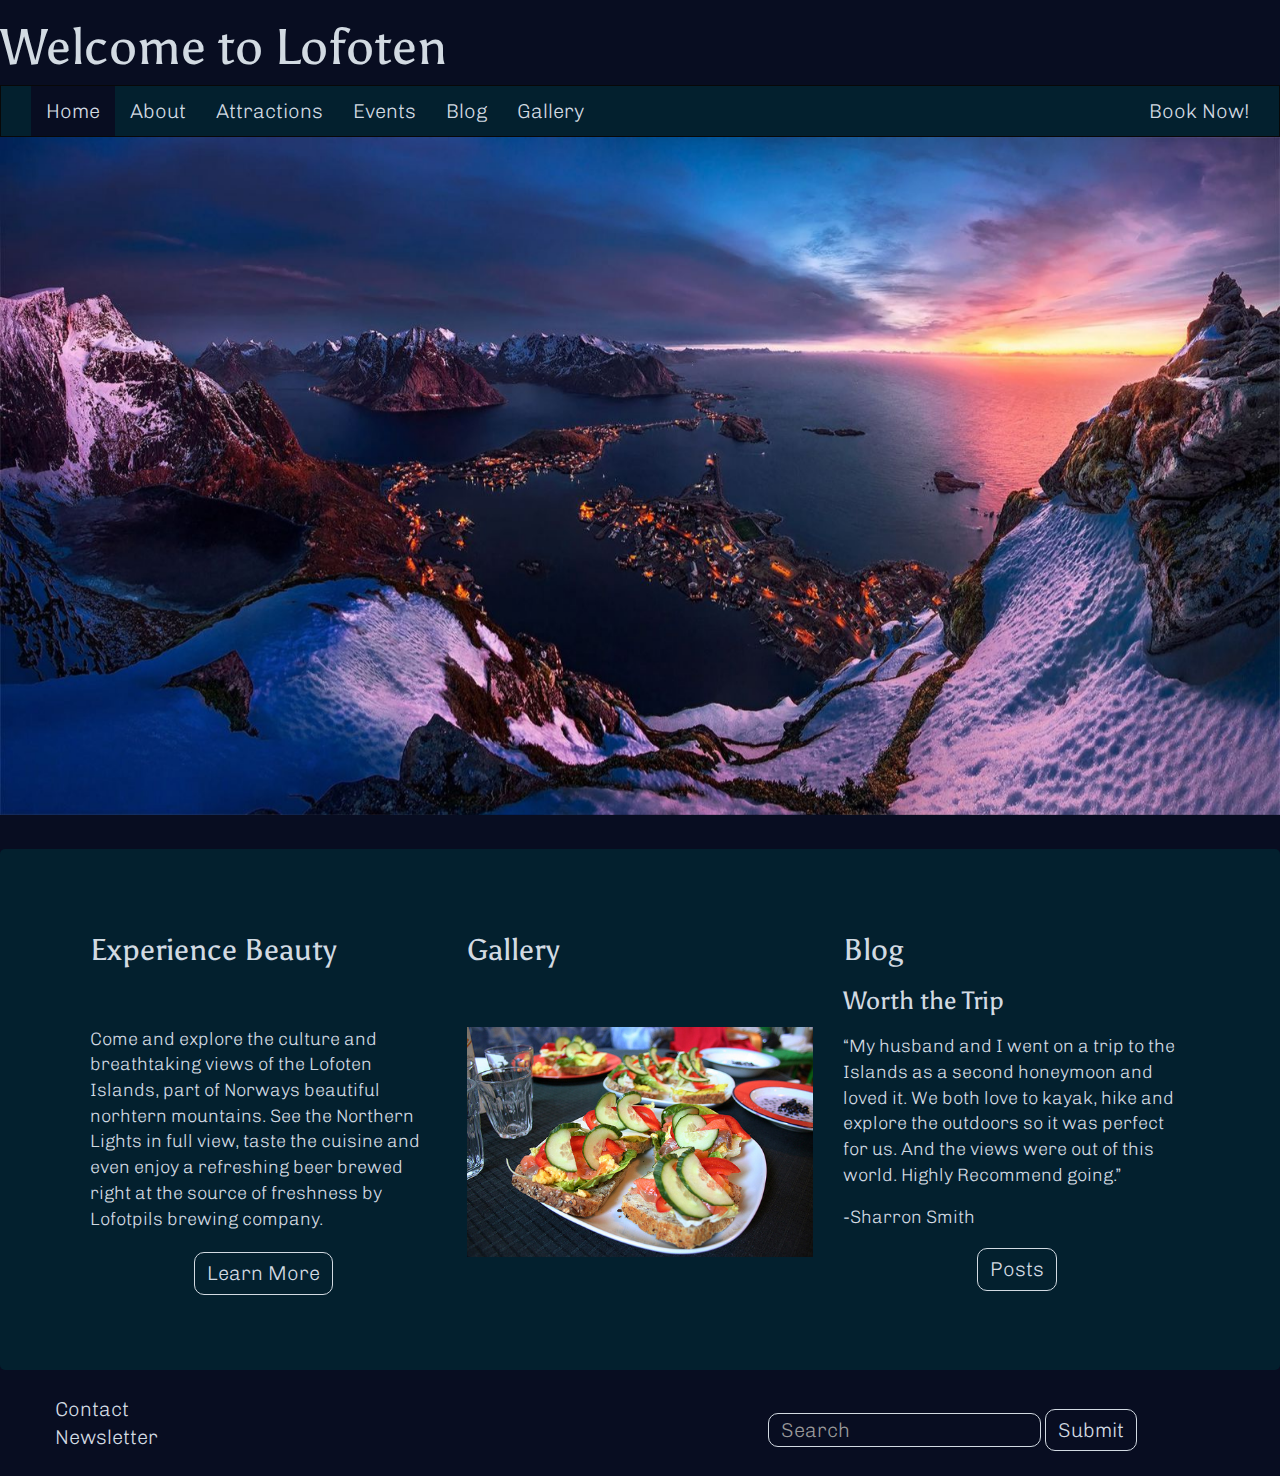
<file: index.html>
<!DOCTYPE html>
<html lang="en">
  <head>
    <meta charset="utf-8">
    <meta http-equiv="X-UA-Compatible" content="IE=edge">
    <meta name="viewport" content="width=device-width, initial-scale=1">
    
    <title>Lofoten, Norway</title>

    <link href="css/bootstrap.css" rel="stylesheet">
    <link href="css/custom.css" rel="stylesheet">
    
    <link href="https://fonts.googleapis.com/css?family=Asul|Chivo:300,400" rel="stylesheet">

    <!--[if lt IE 9]>
      <script src="https://oss.maxcdn.com/html5shiv/3.7.3/html5shiv.min.js"></script>
      <script src="https://oss.maxcdn.com/respond/1.4.2/respond.min.js"></script>
    <![endif]-->

    <!-- DO NOT EDIT ABOVE THIS COMMENT -->

  </head>
  <body>

    <header>
      <div class="headerPic">           
        <h1 class="headerTitle"> Welcome to Lofoten</h1>
      </div>
        <nav class="navbar navbar-inverse">
                <div class="container-fluid">
                  <div class="navbar-header">
                    <button type="button" class="navbar-toggle" data-toggle="collapse" data-target="#myNavbar">
                      <span class="icon-bar"></span>
                      <span class="icon-bar"></span>
                      <span class="icon-bar"></span>                        
                    </button>
                  </div>
                  <div class="collapse navbar-collapse" id="myNavbar">
                    <ul class="nav navbar-nav">
                      <li class="navItemActive"><a href="./index.html">Home</a></li>
                      <li class="navItem"><a href="./about.html">About</a></li>
                      <li class="navItem"><a href="./attraction.html">Attractions</a></li>
                      <li class="navItem"><a href="./event.html">Events</a></li>
                      <li class="navItem"><a href="#">Blog</a></li>
                      <li class="navItem"><a href="./gallery.html">Gallery</a></li>
                    </ul>
                    <ul class="nav navbar-nav navbar-right">
                      <li class="navItem"><a href="https://www.tripadvisor.com/"><span ></span> Book Now!</a></li>
                    </ul>
                  </div>
                </div>
              </nav>
    </header>

    <div id="myCarousel" class="carousel slide" data-ride="carousel">
            <!-- Indicators -->
        
            <!-- Wrapper for slides -->
            <div class="carousel-inner" role="listbox">
              <div class="item active">
                <img src="refrence/home/jumbotronHome.jpg" alt="Image">      
              </div>
            </div>
        
            <!-- Left and right controls -->
        </div>
    
        <div class="container text-center">    
                <div class="row">
                  <div class="col-sm-4">
                        <h4 class="card-title">Experience Beauty</h4>
                        <p class="card-text" style="margin-top:60px;">Come and explore the culture
                          and breathtaking views of the
                          Lofoten Islands, part of Norways
                          beautiful norhtern
                          mountains. See the Northern
                          Lights in full view, taste the
                          cuisine and even enjoy a refreshing
                          beer brewed right at
                          the source of freshness by
                          Lofotpils brewing company.</p>
                        <a href="./about.html" class="btn btn-outline-primary btnStyle" style="margin-top: 10px;">Learn More</a>
                  </div>

                  <div class="col-sm-4">
                    <div class="imageContainer">
                      <h4 class="card-title" style="margin-top: -50px">Gallery</h4>
                      <div style="margin-top: 60px;">
                        <a href="./gallery.html"><img src="refrence/home/galleryLink2.jpg" class="img-responsive" style="width:100%;"alt="Image"></a>
                      </div>    
                    </div> 
                  </div>

                  <div class="col-sm-4 blogInfo">
                        <h4 class="card-title">Blog</h4>
                        <h5 class= "blog-title">Worth the Trip</h5>
                        <p class="card-text">“My husband and I went on a trip
                          to the Islands as a second honeymoon
                          and loved it. We both love to
                          kayak, hike and explore the outdoors
                          so it was perfect for us. And
                          the views were out of this world.
                          Highly Recommend going.”
                        </p>
                        <h6 class="card-text"> -Sharron Smith</h6>
                        <a href="./blog.html" class="btn btn-outline-primary btnStyle" style="margin-top: 10px;">Posts</a>
                  </div>
                </div>
              </div>
    <footer class="container-fluid text-center" style="background-color:#080D21">
              <ul class="footerLinks">
                  <li><a href="contact.html" style="color:#d2dae2">Contact</a></li>
                  <li><a href="news.html" style="color:#d2dae2">Newsletter</a></li>
              </ul>
            
              <form class="form-inline">
                  <div class="form-group">
                      <input type="text" class="form-control" placeholder="Search">
                  </div>
              <a href="#" class="btn btn-outline-primary btnStyle" style="margin-top:17px">Submit</a>
              </form>
    </footer>

   

    <!-- DO NOT EDIT BELOW THIS COMMENT -->
    <script src="https://ajax.googleapis.com/ajax/libs/jquery/1.12.4/jquery.min.js"></script>
    <script src="js/bootstrap.min.js"></script>
  </body>
</html>
</file>
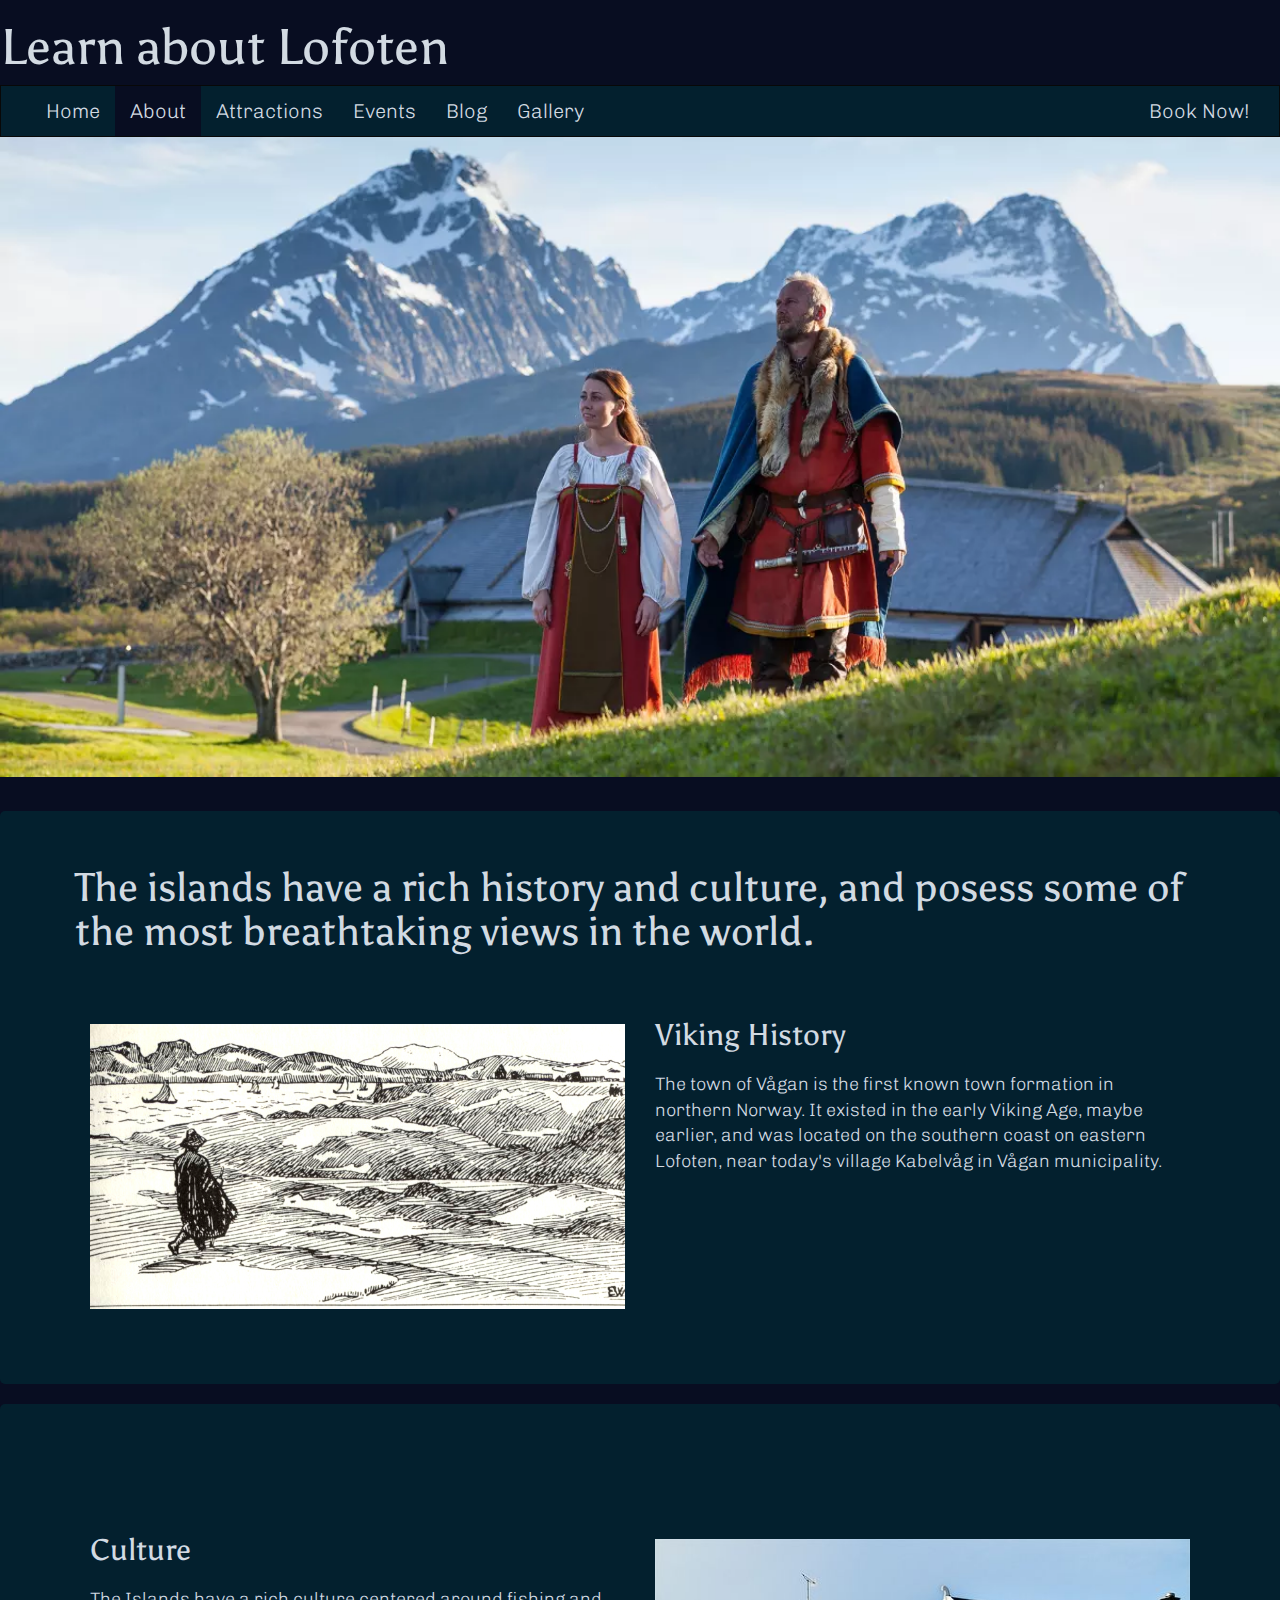
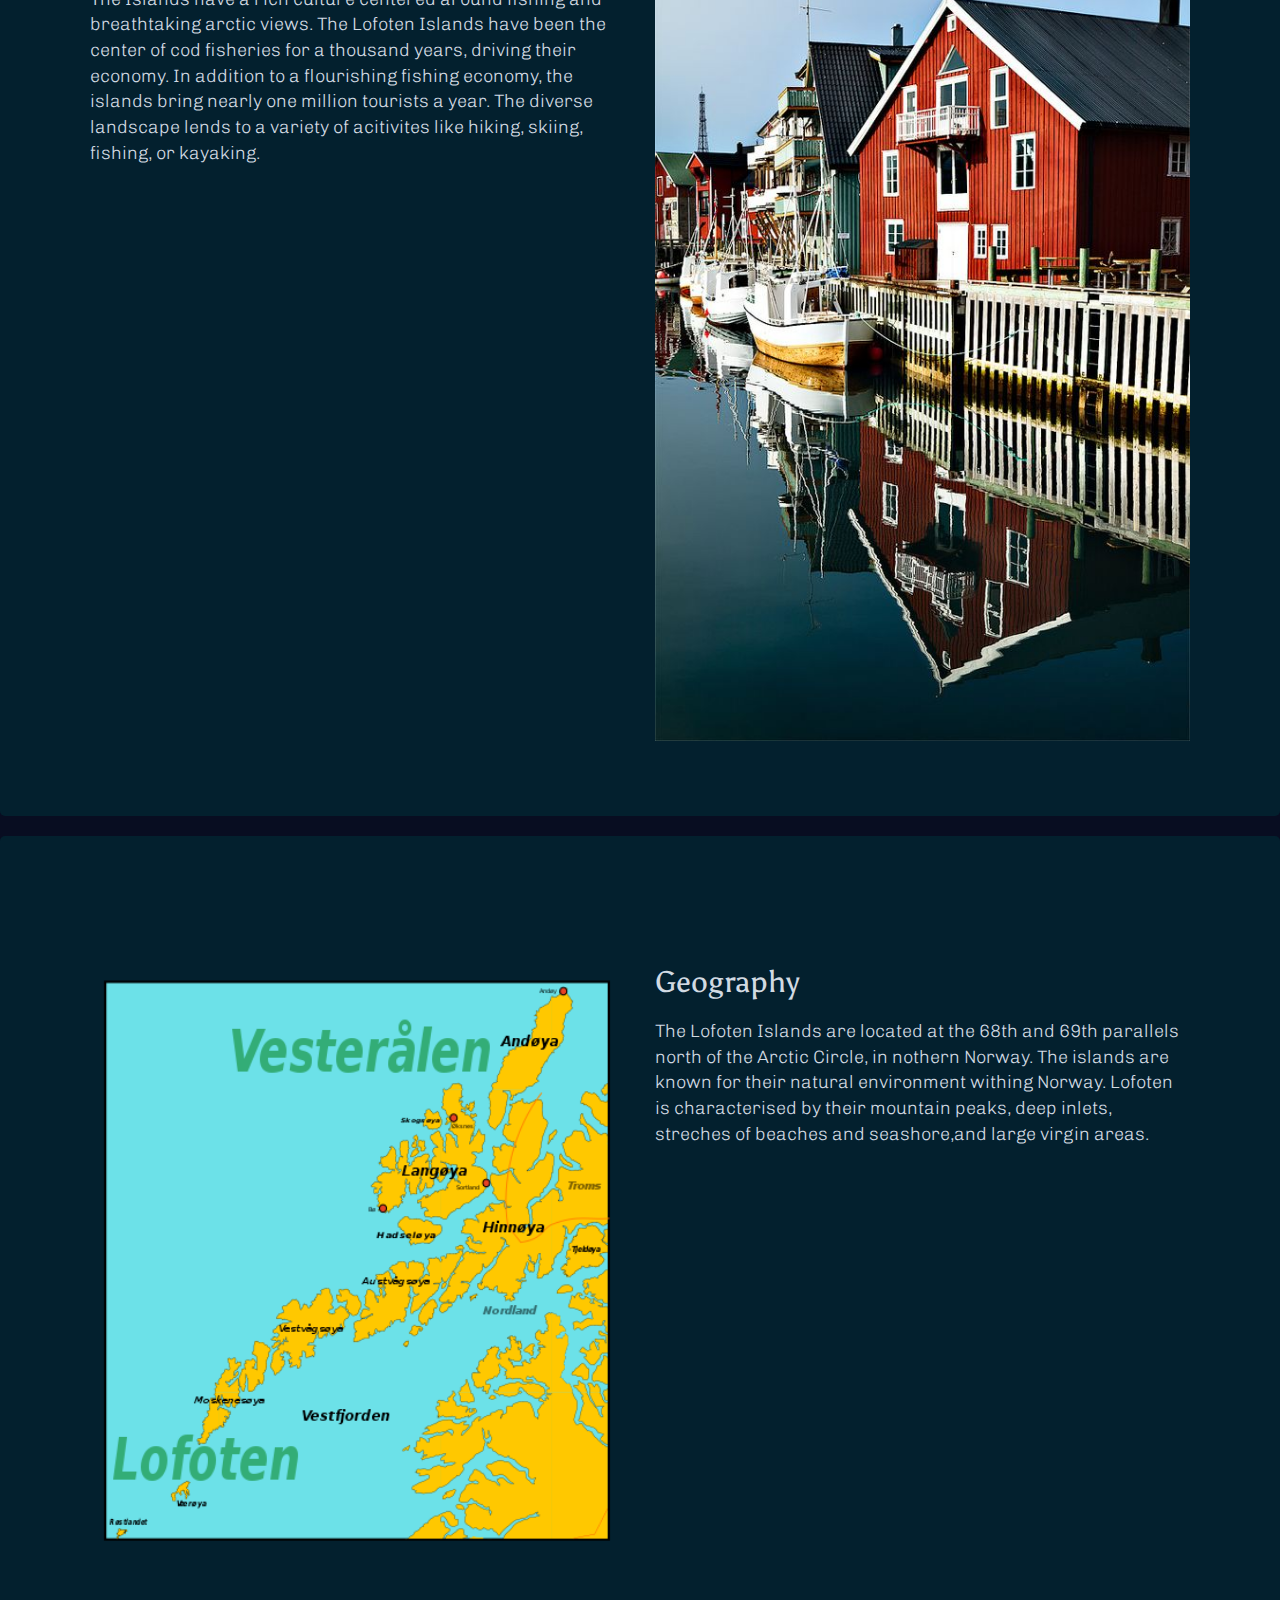
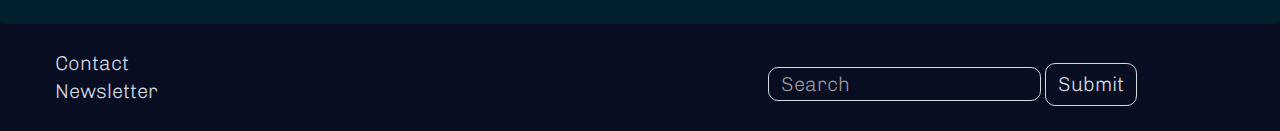
<file: about.html>
<!DOCTYPE html>
<html lang="en">
  <head>
    <meta charset="utf-8">
    <meta http-equiv="X-UA-Compatible" content="IE=edge">
    <meta name="viewport" content="width=device-width, initial-scale=1">
    
    <title>Lofoten, Norway</title>

    <link href="css/bootstrap.css" rel="stylesheet">
    <link href="css/custom.css" rel="stylesheet">
    
    <link href="https://fonts.googleapis.com/css?family=Asul|Chivo:300,400" rel="stylesheet">

    <!--[if lt IE 9]>
      <script src="https://oss.maxcdn.com/html5shiv/3.7.3/html5shiv.min.js"></script>
      <script src="https://oss.maxcdn.com/respond/1.4.2/respond.min.js"></script>
    <![endif]-->

    <!-- DO NOT EDIT ABOVE THIS COMMENT -->

  </head>
  <body>

    <header>
      <div class="headerPic">           
        <h1 class="headerTitle"> Learn about Lofoten</h1>
      </div>
        <nav class="navbar navbar-inverse">
                <div class="container-fluid">
                  <div class="navbar-header">
                    <button type="button" class="navbar-toggle" data-toggle="collapse" data-target="#myNavbar">
                      <span class="icon-bar"></span>
                      <span class="icon-bar"></span>
                      <span class="icon-bar"></span>                        
                    </button>
                  </div>
                  <div class="collapse navbar-collapse" id="myNavbar">
                    <ul class="nav navbar-nav">
                      <li class="navItem"><a href="./index.html">Home</a></li>
                      <li class="navItemActive"><a href="./about.html">About</a></li>
                      <li class="navItem"><a href="./attraction.html">Attractions</a></li>
                      <li class="navItem"><a href="./event.html">Events</a></li>
                      <li class="navItem"><a href="#">Blog</a></li>
                      <li class="navItem"><a href="./gallery.html">Gallery</a></li>
                    </ul>
                    <ul class="nav navbar-nav navbar-right">
                      <li class="navItem"><a href="https://www.tripadvisor.com/"><span ></span> Book Now!</a></li>
                    </ul>
                  </div>
                </div>
              </nav>
    </header>
    <div id="myCarousel" class="carousel slide" data-ride="carousel">
        <!-- Indicators -->
    
        <!-- Wrapper for slides -->
        <div class="carousel-inner" role="listbox">
          <div class="item active">
            <img src="refrence/about/aboutJumbo.jpg" alt="Image">      
          </div>
        </div>
    </div>
    

    <div class="container text-center">    
        <div class="row">
                <h2 class="aboutHeader"> The islands have a rich history and culture, and posess some of the most breathtaking views in the world.
                </h2>
            <div class="col-sm-6">
                        <div class="imageContainer">
                          <div>
                            <a href="./gallery.html"><img src="refrence/about/vikingCult.jpg" class="img-responsive" style="width:100%;"alt="Image"></a>
                          </div>    
                        </div> 
                      </div>
            

          <div class="col-sm-6" style="margin-top: 45px;">
                <h4 class="card-title">Viking History</h4>
                <p class="card-text">The town of Vågan is the first known town formation in northern Norway. It existed in the early Viking Age, maybe earlier, and was located on the southern coast on eastern Lofoten, near today's village Kabelvåg in Vågan municipality.</p>
          </div>
        </div>

        <div class="row">
                <div class="col-sm-6" style="margin-top: 45px;">
                        <h4 class="card-title">Culture</h4>
                        <p class="card-text">The Islands have a rich culture centered around fishing and breathtaking arctic views.
                                            The Lofoten Islands have been the center of cod fisheries for a thousand years, driving their economy. 
                                            In addition to a flourishing fishing economy, the islands bring nearly one million tourists a year.
                                            The diverse landscape lends to a variety of acitivites like hiking, skiing, fishing, or kayaking. 
                                             
                        </p>
                  </div>
        
                  <div class="col-sm-6">
                        <div class="imageContainer">
                          <div>
                            <a href="./gallery.html"><img src="refrence/about/about_culture.jpg" class="img-responsive" style="width:100%;"alt="Image"></a>
                          </div>    
                        </div> 
                      </div>
                </div>
          
          <div class="row">
            <div class="col-sm-6">
                        <div class="imageContainer">
                          <div>
                            <a href="./gallery.html"><img src="refrence/about/geography.png" class="img-responsive" style="width:100%;"alt="Image"></a>
                          </div>    
                        </div> 
                      </div>
            

          <div class="col-sm-6" style="margin-top: 45px;">
                <h4 class="card-title">Geography</h4>
                <p class="card-text"> 
                  The Lofoten Islands are located at the 68th and 69th parallels north of the Arctic Circle, in nothern Norway.
                  The islands are known for their natural environment withing Norway. 
                  Lofoten is characterised by their mountain peaks, deep inlets, streches of beaches and seashore,and large virgin areas.
                </p>
          </div>
        </div>
          </div>
      </div>
      

    
    <footer class="container-fluid text-center" style="background-color:#080D21">
              <ul class="footerLinks">
                  <li><a href="contact.html" style="color:#d2dae2">Contact</a></li>
                  <li><a href="news.html" style="color:#d2dae2">Newsletter</a></li>
              </ul>
            
              <form class="form-inline">
                  <div class="form-group">
                      <input type="text" class="form-control" placeholder="Search">
                  </div>
              <a href="#" class="btn btn-outline-primary btnStyle" style="margin-top:17px">Submit</a>
              </form>
    </footer>

   

    <!-- DO NOT EDIT BELOW THIS COMMENT -->
    <script src="https://ajax.googleapis.com/ajax/libs/jquery/1.12.4/jquery.min.js"></script>
    <script src="js/bootstrap.min.js"></script>
  </body>
</html>
</file>
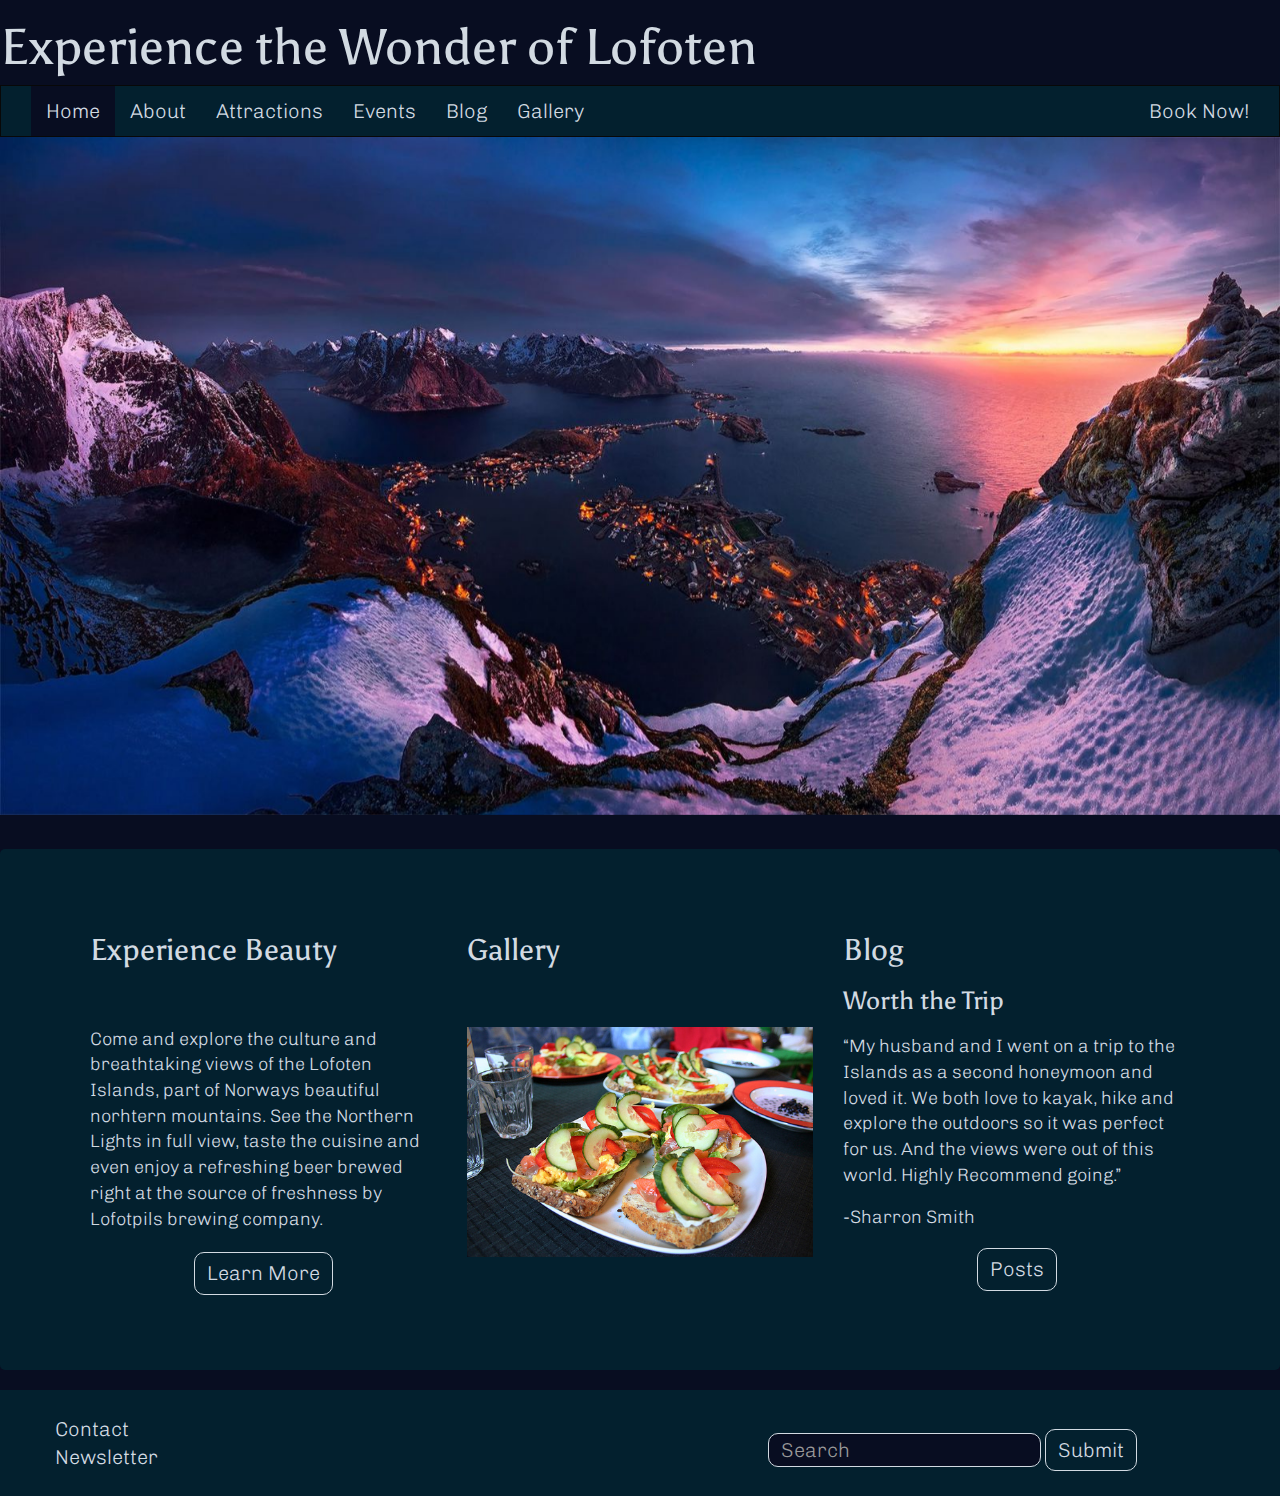
<file: index.1.html>
<!DOCTYPE html>
<html lang="en">
  <head>
    <meta charset="utf-8">
    <meta http-equiv="X-UA-Compatible" content="IE=edge">
    <meta name="viewport" content="width=device-width, initial-scale=1">
    
    <title>Lofoten, Norway</title>

    <link href="css/bootstrap.css" rel="stylesheet">
    <link href="css/custom.css" rel="stylesheet">
    
    <link href="https://fonts.googleapis.com/css?family=Asul|Chivo:300,400" rel="stylesheet">

    <!--[if lt IE 9]>
      <script src="https://oss.maxcdn.com/html5shiv/3.7.3/html5shiv.min.js"></script>
      <script src="https://oss.maxcdn.com/respond/1.4.2/respond.min.js"></script>
    <![endif]-->

    <!-- DO NOT EDIT ABOVE THIS COMMENT -->

  </head>
  <body>

    <header>
      <div class="headerPic">           
        <h1 class="headerTitle"> Experience the Wonder of Lofoten</h1>
      </div>
        <nav class="navbar navbar-inverse">
                <div class="container-fluid">
                  <div class="navbar-header">
                    <button type="button" class="navbar-toggle" data-toggle="collapse" data-target="#myNavbar">
                      <span class="icon-bar"></span>
                      <span class="icon-bar"></span>
                      <span class="icon-bar"></span>                        
                    </button>
                  </div>
                  <div class="collapse navbar-collapse" id="myNavbar">
                    <ul class="nav navbar-nav">
                      <li class="navItemActive"><a href="./index.html">Home</a></li>
                      <li class="navItem"><a href="./about.html">About</a></li>
                      <li class="navItem"><a href="./attraction.html">Attractions</a></li>
                      <li class="navItem"><a href="./event.html">Events</a></li>
                      <li class="navItem"><a href="#">Blog</a></li>
                      <li class="navItem"><a href="./gallery.html">Gallery</a></li>
                    </ul>
                    <ul class="nav navbar-nav navbar-right">
                      <li class="navItem"><a href="https://www.tripadvisor.com/"><span ></span> Book Now!</a></li>
                    </ul>
                  </div>
                </div>
              </nav>
    </header>

    <div id="myCarousel" class="carousel slide" data-ride="carousel">
            <!-- Indicators -->
        
            <!-- Wrapper for slides -->
            <div class="carousel-inner" role="listbox">
              <div class="item active">
                <img src="refrence/home/jumbotronHome.jpg" alt="Image">      
              </div>
            </div>
        
            <!-- Left and right controls -->
        </div>
    
        <div class="container text-center">    
                <div class="row">
                  <div class="col-sm-4">
                        <h4 class="card-title">Experience Beauty</h4>
                        <p class="card-text" style="margin-top:60px;">Come and explore the culture
                          and breathtaking views of the
                          Lofoten Islands, part of Norways
                          beautiful norhtern
                          mountains. See the Northern
                          Lights in full view, taste the
                          cuisine and even enjoy a refreshing
                          beer brewed right at
                          the source of freshness by
                          Lofotpils brewing company.</p>
                        <a href="./about.html" class="btn btn-outline-primary btnStyle" style="margin-top: 10px;">Learn More</a>
                  </div>

                  <div class="col-sm-4">
                    <div class="imageContainer">
                      <h4 class="card-title" style="margin-top: -50px">Gallery</h4>
                      <div style="margin-top: 60px;">
                        <a href="./gallery.html"><img src="refrence/home/galleryLink2.jpg" class="img-responsive" style="width:100%;"alt="Image"></a>
                      </div>    
                    </div> 
                  </div>

                  <div class="col-sm-4 blogInfo">
                        <h4 class="card-title">Blog</h4>
                        <h5 class= "blog-title">Worth the Trip</h5>
                        <p class="card-text">“My husband and I went on a trip
                          to the Islands as a second honeymoon
                          and loved it. We both love to
                          kayak, hike and explore the outdoors
                          so it was perfect for us. And
                          the views were out of this world.
                          Highly Recommend going.”
                        </p>
                        <h6 class="card-text"> -Sharron Smith</h6>
                        <a href="./blog.html" class="btn btn-outline-primary btnStyle" style="margin-top: 10px;">Posts</a>
                  </div>
                </div>
              </div><br>
    <footer class="container-fluid text-center">
              <ul class="footerLinks">
                  <li><a href="contact.html" style="color:#d2dae2">Contact</a></li>
                  <li><a href="news.html" style="color:#d2dae2">Newsletter</a></li>
              </ul>
            
              <form class="form-inline">
                  <div class="form-group">
                      <input type="text" class="form-control" placeholder="Search">
                  </div>
              <a href="#" class="btn btn-outline-primary btnStyle" style="margin-top:17px">Submit</a>
              </form>
    </footer>

   

    <!-- DO NOT EDIT BELOW THIS COMMENT -->
    <script src="https://ajax.googleapis.com/ajax/libs/jquery/1.12.4/jquery.min.js"></script>
    <script src="js/bootstrap.min.js"></script>
  </body>
</html>
</file>
<file: css/custom.css>
body {
	background-color: #080D21;
}
.header{
	background-color: #080D21;
	position: fixed;
	width: 100%;
}

.row{
	background-color: #03202e;
	padding: 75px;
	border-radius: 5px;
	margin-top: 20px;
}

.imageContainer{
	width: 100%;
	height: auto;
	background-size: contain;
	margin-top: 60px;
}

.form-control{
	background-color: #080D21;
	border-radius: 10px;
	border-color: #d2dae2;
	font-size: 20px;
	font-family: 'Chivo', sans-serif;
	font-weight:200;
}

.blog-title{
	color: #d2dae2;
	font-family: 'Asul', sans-serif;
	font-size: 25px;
	text-align: left;
	margin-top: 20px;
 }
 
.card-title{
	color: #d2dae2;
	font-family: 'Asul', sans-serif;
	font-size: 30px;
	text-align: left;
}

.card-text{
	color: #d2dae2;
	font-family: 'Chivo', sans-serif;
	font-weight:200;
	font-size: 18px;
	text-align: left;

	margin-top: 20px;
}

.card-image-top{
	max-width: 100%;
}

.navbar {
	margin-bottom: 0;
	border-radius: 0;
	width: 100%;

}

.a:active{
	background-color: pink;
}
  
  /* Add a gray background color and some padding to the footer */
footer {
	background-color: #03202e;
	padding: 25px;
}
  
.carousel-inner img {
	width: 100%; /* Set width to 100% */
	margin: auto;
	min-height:200px;
}

/* Hide the carousel text when the screen is less than 600 pixels wide */
@media (max-width: 600px) {
  .carousel-caption {
	display: none; 
  }
}

.container-fluid{
	background-color: #03202e;
	width: 100%;
}

.headerTitle{
	text-align: left; 
	font-family: 'Asul', sans-serif;
	font-size: 50px;
	color: #d2dae2;
}

.navItem{
	font-size: 20px;
	font-weight:200;
	font-family: 'Chivo', sans-serif;
	color: #d2dae2;
}

.nav.navbar-nav li a{
	color: #d2dae2;
}

.nav.navbar-nav li a:hover{
	color: #6C5A89;
}
.navItemActive{
	background-color: #080D21;
	font-size: 20px;
	font-weight:200;
	font-family: 'Chivo', sans-serif;
	color: #6C5A89;
	
}

.footerLinks{
	 list-style: none;
	 text-align: left;
	 font-family: 'Chivo', sans-serif;
	 font-size: 20px;
	 font-weight:200;
}

.btnStyle{
	color: #d2dae2;
	border-radius: 10px; 
	border-color: #d2dae2; 
	font-family: 'Chivo', sans-serif;
	font-weight: 200;
	font-size: 20px;
	
 }

.btnStyle:hover{
	color: #03202e;
	background-color: #d2dae2;
}

.form-inline{
	 margin-left: 50%;
	 margin-top: -70px;
}

.form-group{
	margin-top: 17px;
}

.jumbotron{
	background-image: url("/refrence/lofoten-islands-norway.jpg");
}

.aboutHeader{
	color: #d2dae2;
	font-family: 'Asul', sans-serif;
	font-size: 40px;
	text-align: left;
	margin-top: -20px;

}
.container{
	width: 100%;
}


.masonry { /* Masonry container */
    column-count: 4;
    column-gap: 1em;
}

.item { /* Masonry bricks or child elements */
    background-color: #eee;
    display: inline-block;
    margin: 0 0 1em;
    width: 100%;
}

/* fonts:
	font-family: 'Neuton', serif;
	font-family: 'Mr De Haviland', cursive;
	
	font-family: 'Asul', sans-serif;
	font-family: 'Chivo', sans-serif;
	*/
</file>
